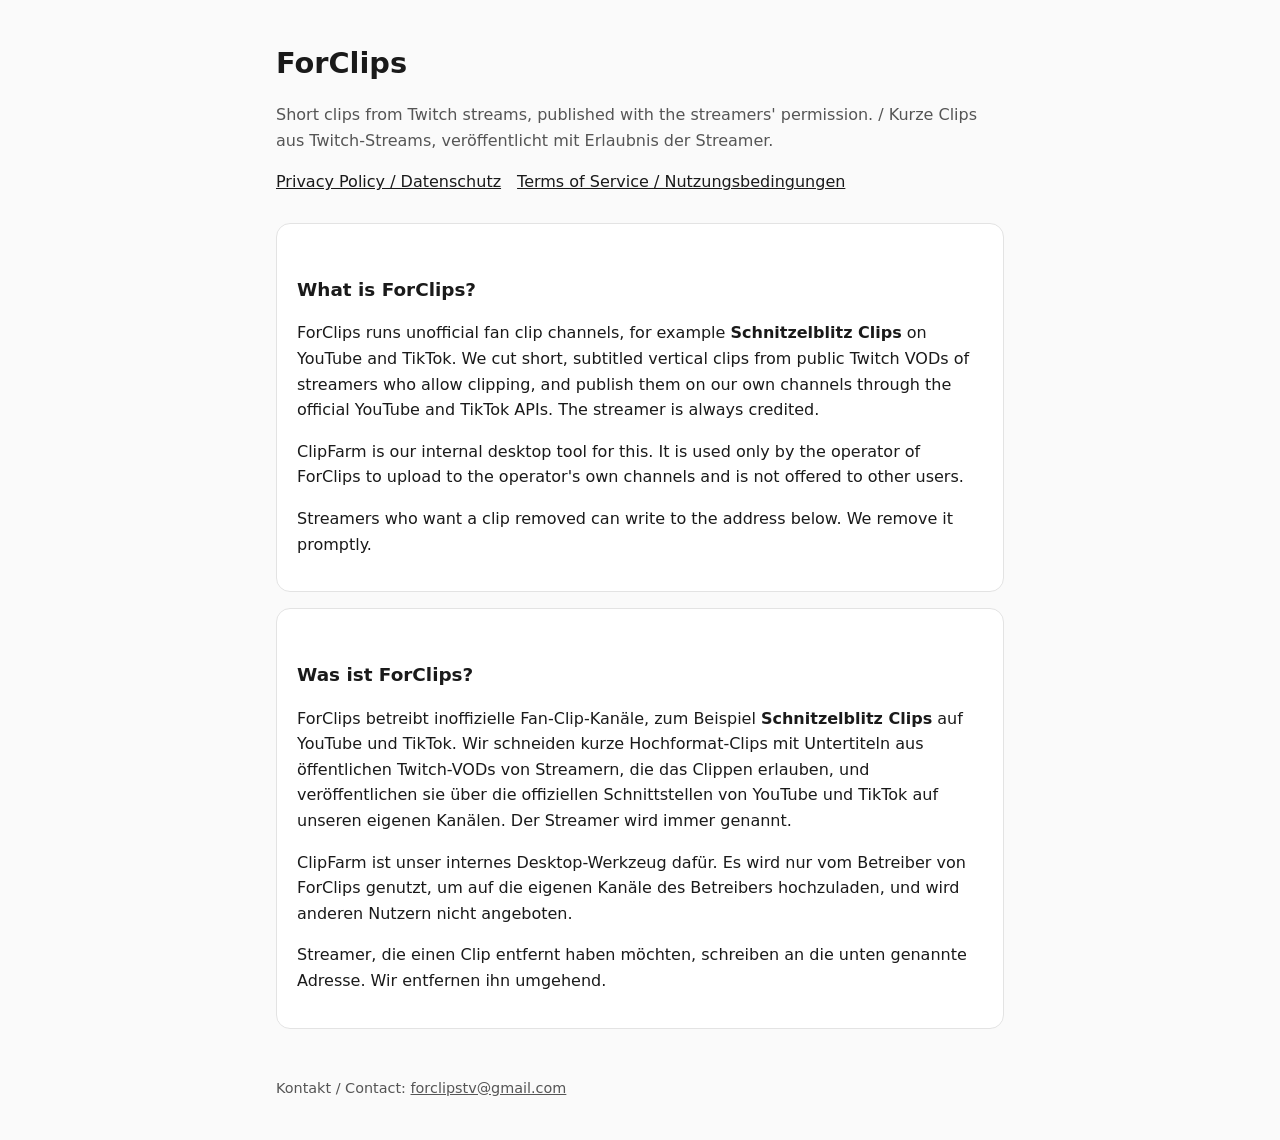
<file: index.html>
<!doctype html>
<html lang="de">
<head>
<meta charset="utf-8">
<meta name="viewport" content="width=device-width,initial-scale=1">
<title>ForClips</title>
<link rel="stylesheet" href="style.css">
<link rel="icon" href="icon.png">
</head>
<body>
<main>
<h1>ForClips</h1>
<p class="muted">Short clips from Twitch streams, published with the streamers' permission. / Kurze Clips aus Twitch-Streams, veröffentlicht mit Erlaubnis der Streamer.</p>
<nav><a href="privacy.html">Privacy Policy / Datenschutz</a><a href="terms.html">Terms of Service / Nutzungsbedingungen</a></nav>

<div class="card" lang="en">
<h2>What is ForClips?</h2>
<p>ForClips runs unofficial fan clip channels, for example <strong>Schnitzelblitz Clips</strong> on YouTube and TikTok. We cut short, subtitled vertical clips from public Twitch VODs of streamers who allow clipping, and publish them on our own channels through the official YouTube and TikTok APIs. The streamer is always credited.</p>
<p>ClipFarm is our internal desktop tool for this. It is used only by the operator of ForClips to upload to the operator's own channels and is not offered to other users.</p>
<p>Streamers who want a clip removed can write to the address below. We remove it promptly.</p>
</div>

<div class="card" lang="de">
<h2>Was ist ForClips?</h2>
<p>ForClips betreibt inoffizielle Fan-Clip-Kanäle, zum Beispiel <strong>Schnitzelblitz Clips</strong> auf YouTube und TikTok. Wir schneiden kurze Hochformat-Clips mit Untertiteln aus öffentlichen Twitch-VODs von Streamern, die das Clippen erlauben, und veröffentlichen sie über die offiziellen Schnittstellen von YouTube und TikTok auf unseren eigenen Kanälen. Der Streamer wird immer genannt.</p>
<p>ClipFarm ist unser internes Desktop-Werkzeug dafür. Es wird nur vom Betreiber von ForClips genutzt, um auf die eigenen Kanäle des Betreibers hochzuladen, und wird anderen Nutzern nicht angeboten.</p>
<p>Streamer, die einen Clip entfernt haben möchten, schreiben an die unten genannte Adresse. Wir entfernen ihn umgehend.</p>
</div>

<footer>Kontakt / Contact: <a href="mailto:forclipstv@gmail.com">forclipstv@gmail.com</a></footer>
</main>
</body>
</html>
</file>
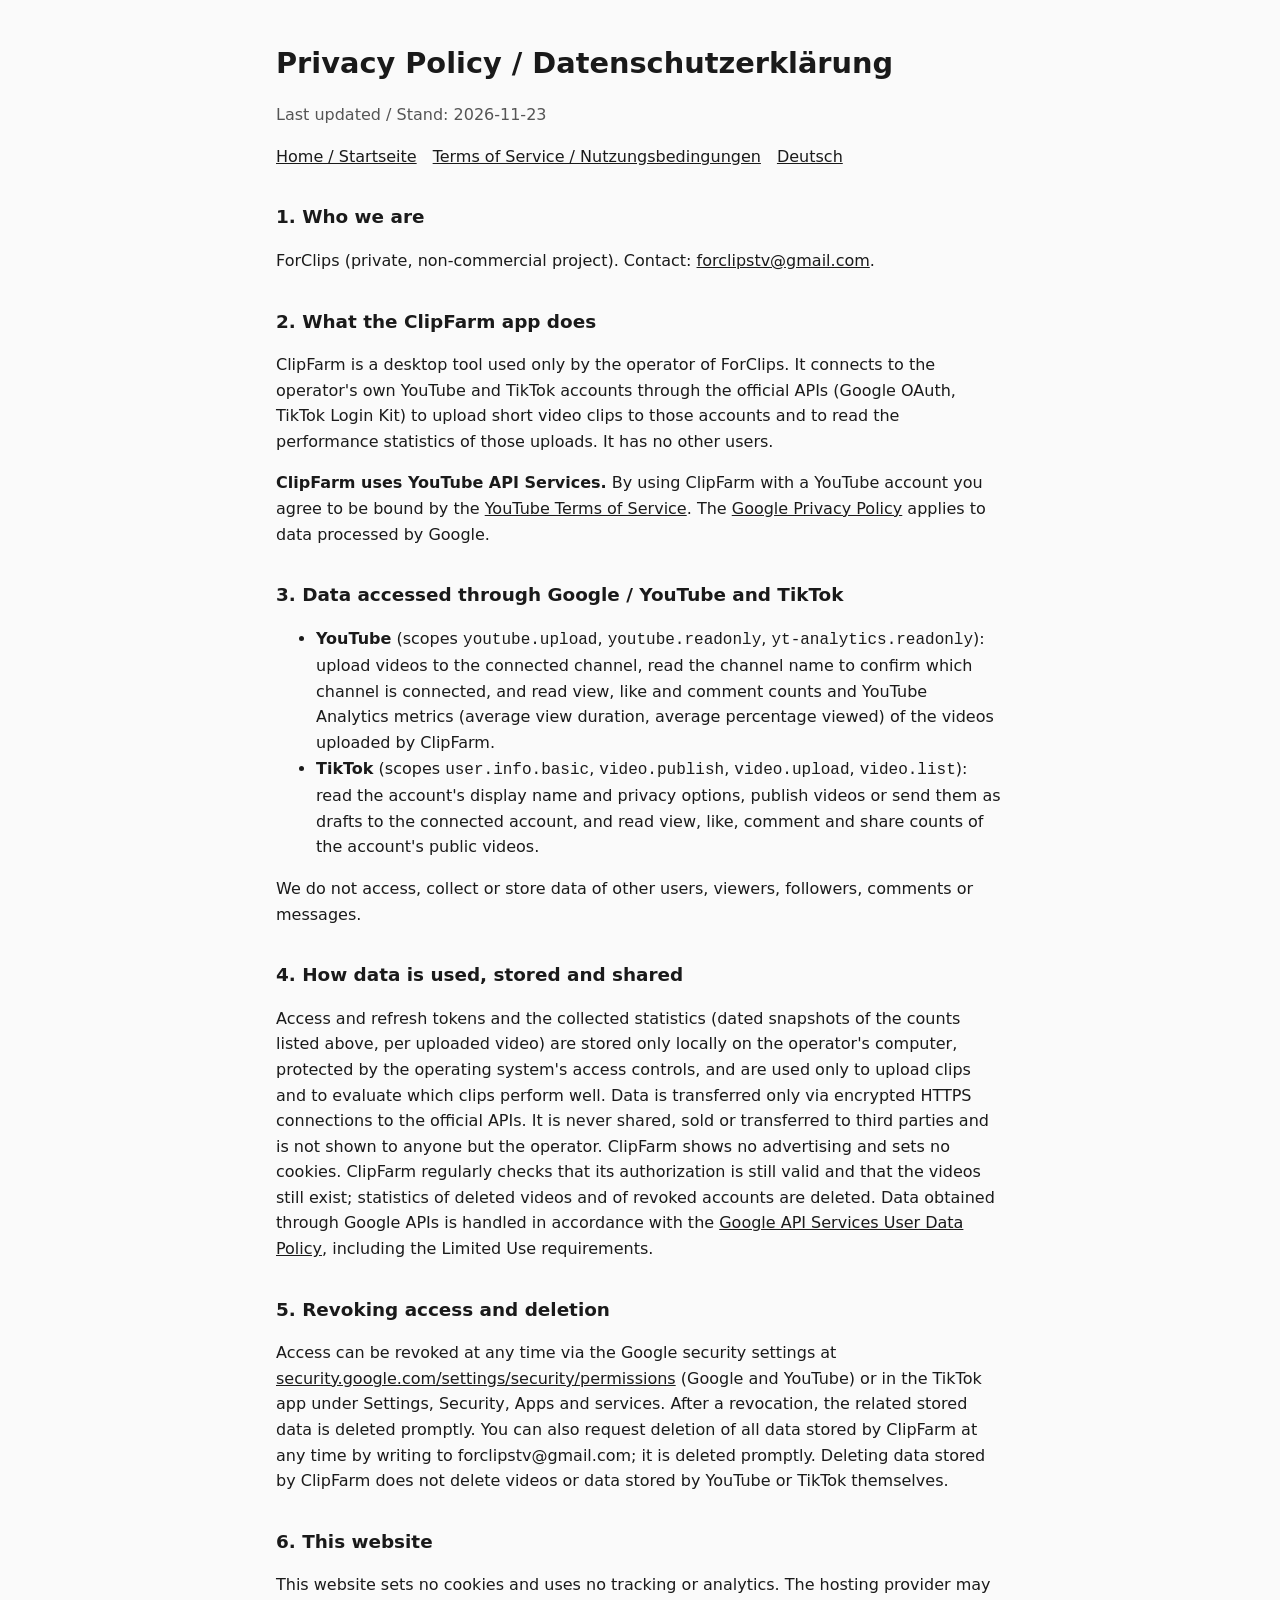
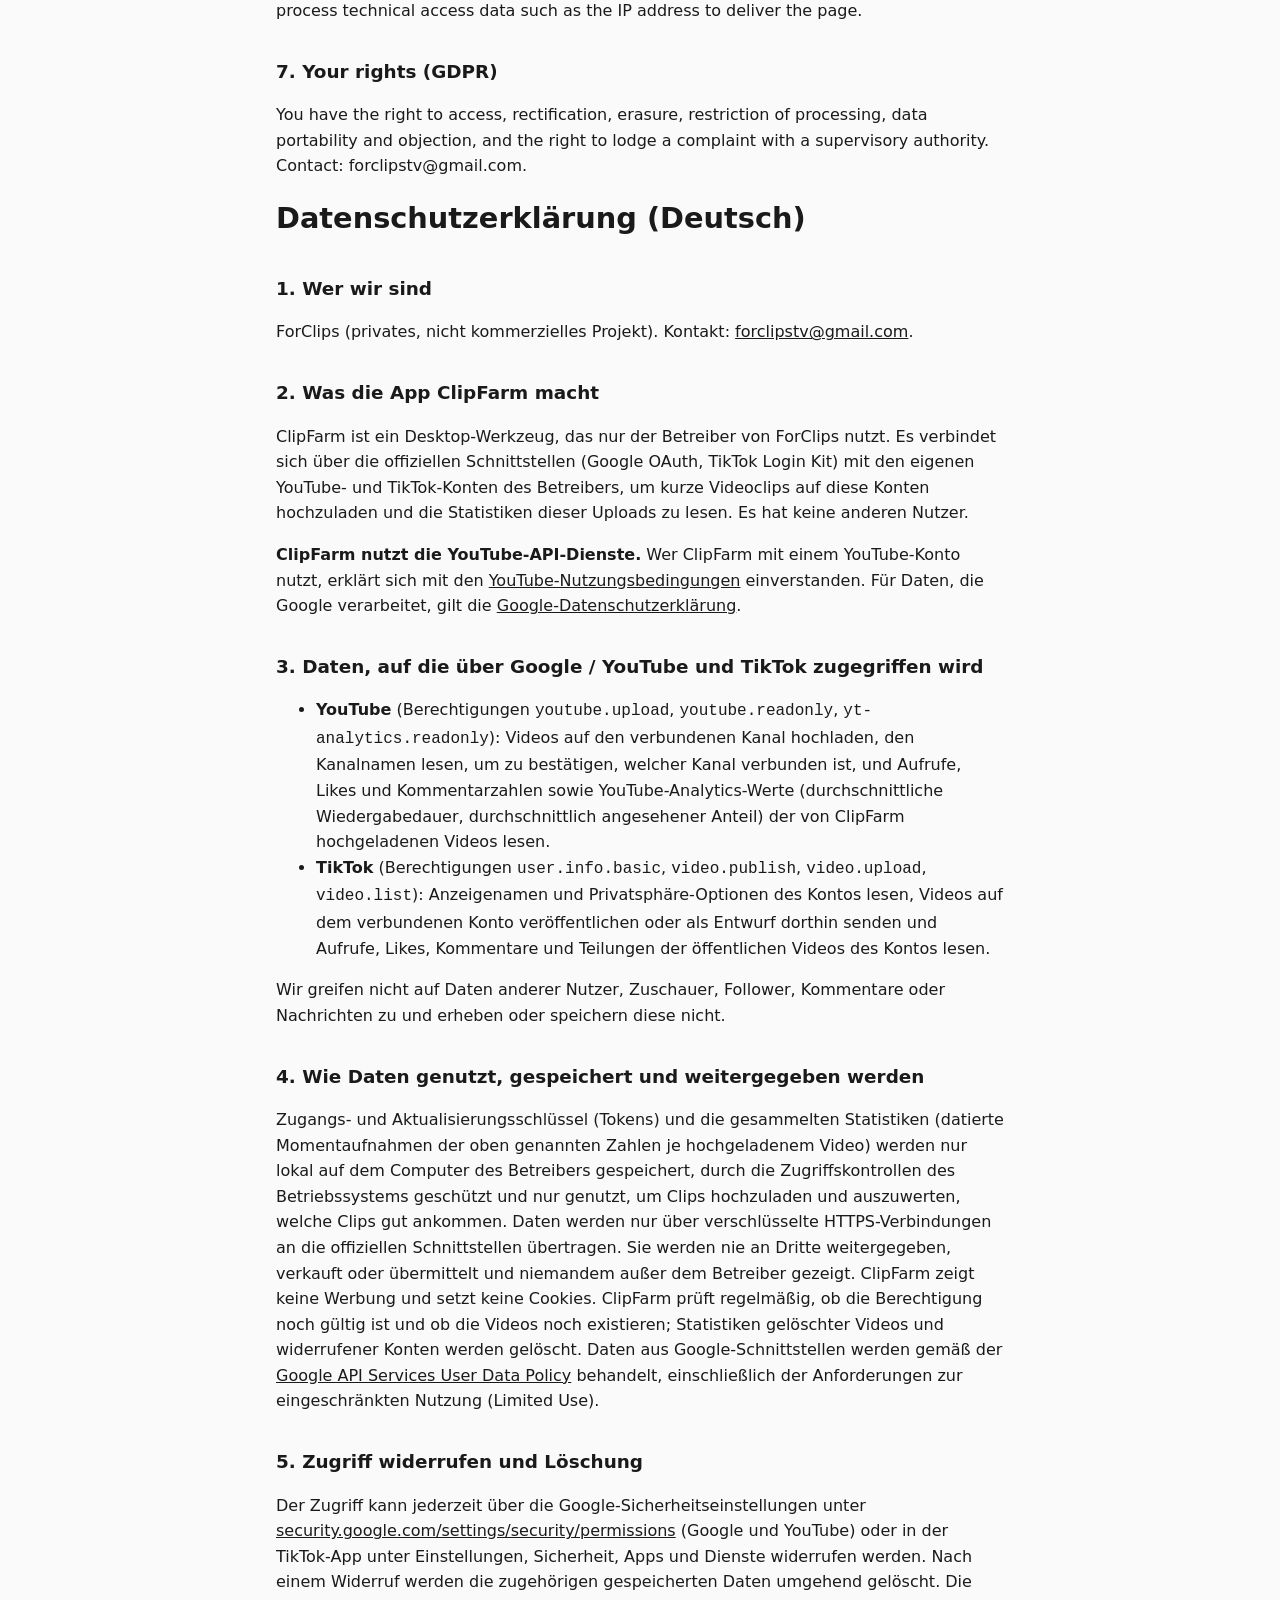
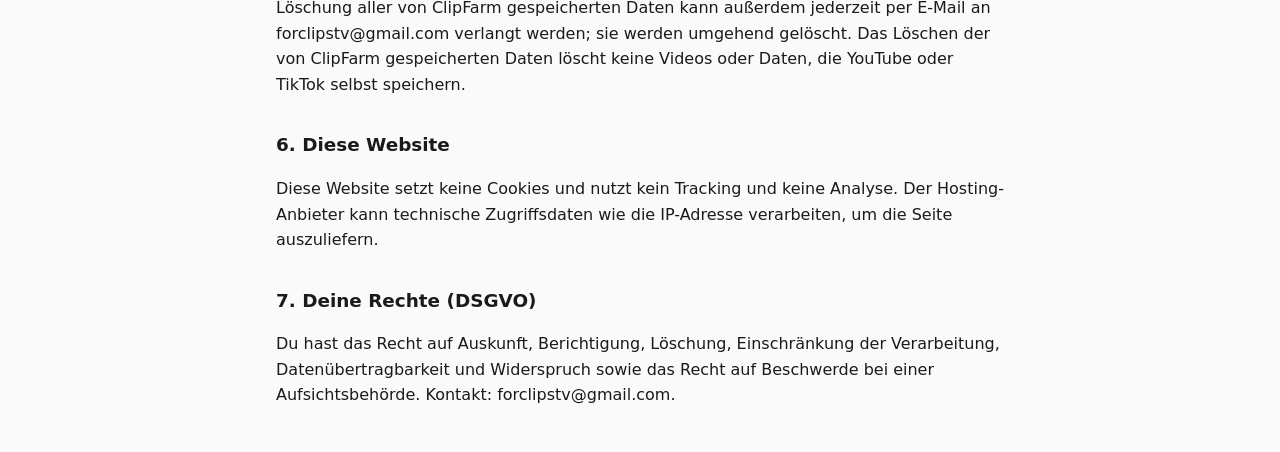
<file: privacy.html>
<!doctype html>
<html lang="de">
<head>
<meta charset="utf-8">
<meta name="viewport" content="width=device-width,initial-scale=1">
<title>Privacy Policy</title>
<link rel="stylesheet" href="style.css">
</head>
<body>
<main>
<h1>Privacy Policy / Datenschutzerklärung</h1>
<p class="muted">Last updated / Stand: 2026-11-23</p>
<nav><a href="index.html">Home / Startseite</a><a href="terms.html">Terms of Service / Nutzungsbedingungen</a><a href="#de">Deutsch</a></nav>

<section lang="en">
<h2>1. Who we are</h2>
<p>ForClips (private, non-commercial project). Contact: <a href="mailto:forclipstv@gmail.com">forclipstv@gmail.com</a>.</p>

<h2>2. What the ClipFarm app does</h2>
<p>ClipFarm is a desktop tool used only by the operator of ForClips. It connects to the operator's own YouTube and TikTok accounts through the official APIs (Google OAuth, TikTok Login Kit) to upload short video clips to those accounts and to read the performance statistics of those uploads. It has no other users.</p>
<p><strong>ClipFarm uses YouTube API Services.</strong> By using ClipFarm with a YouTube account you agree to be bound by the <a href="https://www.youtube.com/t/terms">YouTube Terms of Service</a>. The <a href="http://www.google.com/policies/privacy">Google Privacy Policy</a> applies to data processed by Google.</p>

<h2>3. Data accessed through Google / YouTube and TikTok</h2>
<ul>
<li><strong>YouTube</strong> (scopes <code>youtube.upload</code>, <code>youtube.readonly</code>, <code>yt-analytics.readonly</code>): upload videos to the connected channel, read the channel name to confirm which channel is connected, and read view, like and comment counts and YouTube Analytics metrics (average view duration, average percentage viewed) of the videos uploaded by ClipFarm.</li>
<li><strong>TikTok</strong> (scopes <code>user.info.basic</code>, <code>video.publish</code>, <code>video.upload</code>, <code>video.list</code>): read the account's display name and privacy options, publish videos or send them as drafts to the connected account, and read view, like, comment and share counts of the account's public videos.</li>
</ul>
<p>We do not access, collect or store data of other users, viewers, followers, comments or messages.</p>

<h2>4. How data is used, stored and shared</h2>
<p>Access and refresh tokens and the collected statistics (dated snapshots of the counts listed above, per uploaded video) are stored only locally on the operator's computer, protected by the operating system's access controls, and are used only to upload clips and to evaluate which clips perform well. Data is transferred only via encrypted HTTPS connections to the official APIs. It is never shared, sold or transferred to third parties and is not shown to anyone but the operator. ClipFarm shows no advertising and sets no cookies. ClipFarm regularly checks that its authorization is still valid and that the videos still exist; statistics of deleted videos and of revoked accounts are deleted. Data obtained through Google APIs is handled in accordance with the <a href="https://developers.google.com/terms/api-services-user-data-policy">Google API Services User Data Policy</a>, including the Limited Use requirements.</p>

<h2>5. Revoking access and deletion</h2>
<p>Access can be revoked at any time via the Google security settings at <a href="https://security.google.com/settings/security/permissions">security.google.com/settings/security/permissions</a> (Google and YouTube) or in the TikTok app under Settings, Security, Apps and services. After a revocation, the related stored data is deleted promptly. You can also request deletion of all data stored by ClipFarm at any time by writing to forclipstv@gmail.com; it is deleted promptly. Deleting data stored by ClipFarm does not delete videos or data stored by YouTube or TikTok themselves.</p>

<h2>6. This website</h2>
<p>This website sets no cookies and uses no tracking or analytics. The hosting provider may process technical access data such as the IP address to deliver the page.</p>

<h2>7. Your rights (GDPR)</h2>
<p>You have the right to access, rectification, erasure, restriction of processing, data portability and objection, and the right to lodge a complaint with a supervisory authority. Contact: forclipstv@gmail.com.</p>
</section>

<section lang="de" id="de">
<h1>Datenschutzerklärung (Deutsch)</h1>

<h2>1. Wer wir sind</h2>
<p>ForClips (privates, nicht kommerzielles Projekt). Kontakt: <a href="mailto:forclipstv@gmail.com">forclipstv@gmail.com</a>.</p>

<h2>2. Was die App ClipFarm macht</h2>
<p>ClipFarm ist ein Desktop-Werkzeug, das nur der Betreiber von ForClips nutzt. Es verbindet sich über die offiziellen Schnittstellen (Google OAuth, TikTok Login Kit) mit den eigenen YouTube- und TikTok-Konten des Betreibers, um kurze Videoclips auf diese Konten hochzuladen und die Statistiken dieser Uploads zu lesen. Es hat keine anderen Nutzer.</p>
<p><strong>ClipFarm nutzt die YouTube-API-Dienste.</strong> Wer ClipFarm mit einem YouTube-Konto nutzt, erklärt sich mit den <a href="https://www.youtube.com/t/terms">YouTube-Nutzungsbedingungen</a> einverstanden. Für Daten, die Google verarbeitet, gilt die <a href="http://www.google.com/policies/privacy">Google-Datenschutzerklärung</a>.</p>

<h2>3. Daten, auf die über Google / YouTube und TikTok zugegriffen wird</h2>
<ul>
<li><strong>YouTube</strong> (Berechtigungen <code>youtube.upload</code>, <code>youtube.readonly</code>, <code>yt-analytics.readonly</code>): Videos auf den verbundenen Kanal hochladen, den Kanalnamen lesen, um zu bestätigen, welcher Kanal verbunden ist, und Aufrufe, Likes und Kommentarzahlen sowie YouTube-Analytics-Werte (durchschnittliche Wiedergabedauer, durchschnittlich angesehener Anteil) der von ClipFarm hochgeladenen Videos lesen.</li>
<li><strong>TikTok</strong> (Berechtigungen <code>user.info.basic</code>, <code>video.publish</code>, <code>video.upload</code>, <code>video.list</code>): Anzeigenamen und Privatsphäre-Optionen des Kontos lesen, Videos auf dem verbundenen Konto veröffentlichen oder als Entwurf dorthin senden und Aufrufe, Likes, Kommentare und Teilungen der öffentlichen Videos des Kontos lesen.</li>
</ul>
<p>Wir greifen nicht auf Daten anderer Nutzer, Zuschauer, Follower, Kommentare oder Nachrichten zu und erheben oder speichern diese nicht.</p>

<h2>4. Wie Daten genutzt, gespeichert und weitergegeben werden</h2>
<p>Zugangs- und Aktualisierungsschlüssel (Tokens) und die gesammelten Statistiken (datierte Momentaufnahmen der oben genannten Zahlen je hochgeladenem Video) werden nur lokal auf dem Computer des Betreibers gespeichert, durch die Zugriffskontrollen des Betriebssystems geschützt und nur genutzt, um Clips hochzuladen und auszuwerten, welche Clips gut ankommen. Daten werden nur über verschlüsselte HTTPS-Verbindungen an die offiziellen Schnittstellen übertragen. Sie werden nie an Dritte weitergegeben, verkauft oder übermittelt und niemandem außer dem Betreiber gezeigt. ClipFarm zeigt keine Werbung und setzt keine Cookies. ClipFarm prüft regelmäßig, ob die Berechtigung noch gültig ist und ob die Videos noch existieren; Statistiken gelöschter Videos und widerrufener Konten werden gelöscht. Daten aus Google-Schnittstellen werden gemäß der <a href="https://developers.google.com/terms/api-services-user-data-policy">Google API Services User Data Policy</a> behandelt, einschließlich der Anforderungen zur eingeschränkten Nutzung (Limited Use).</p>

<h2>5. Zugriff widerrufen und Löschung</h2>
<p>Der Zugriff kann jederzeit über die Google-Sicherheitseinstellungen unter <a href="https://security.google.com/settings/security/permissions">security.google.com/settings/security/permissions</a> (Google und YouTube) oder in der TikTok-App unter Einstellungen, Sicherheit, Apps und Dienste widerrufen werden. Nach einem Widerruf werden die zugehörigen gespeicherten Daten umgehend gelöscht. Die Löschung aller von ClipFarm gespeicherten Daten kann außerdem jederzeit per E-Mail an forclipstv@gmail.com verlangt werden; sie werden umgehend gelöscht. Das Löschen der von ClipFarm gespeicherten Daten löscht keine Videos oder Daten, die YouTube oder TikTok selbst speichern.</p>

<h2>6. Diese Website</h2>
<p>Diese Website setzt keine Cookies und nutzt kein Tracking und keine Analyse. Der Hosting-Anbieter kann technische Zugriffsdaten wie die IP-Adresse verarbeiten, um die Seite auszuliefern.</p>

<h2>7. Deine Rechte (DSGVO)</h2>
<p>Du hast das Recht auf Auskunft, Berichtigung, Löschung, Einschränkung der Verarbeitung, Datenübertragbarkeit und Widerspruch sowie das Recht auf Beschwerde bei einer Aufsichtsbehörde. Kontakt: forclipstv@gmail.com.</p>
</section>
</main>
</body>
</html>
</file>
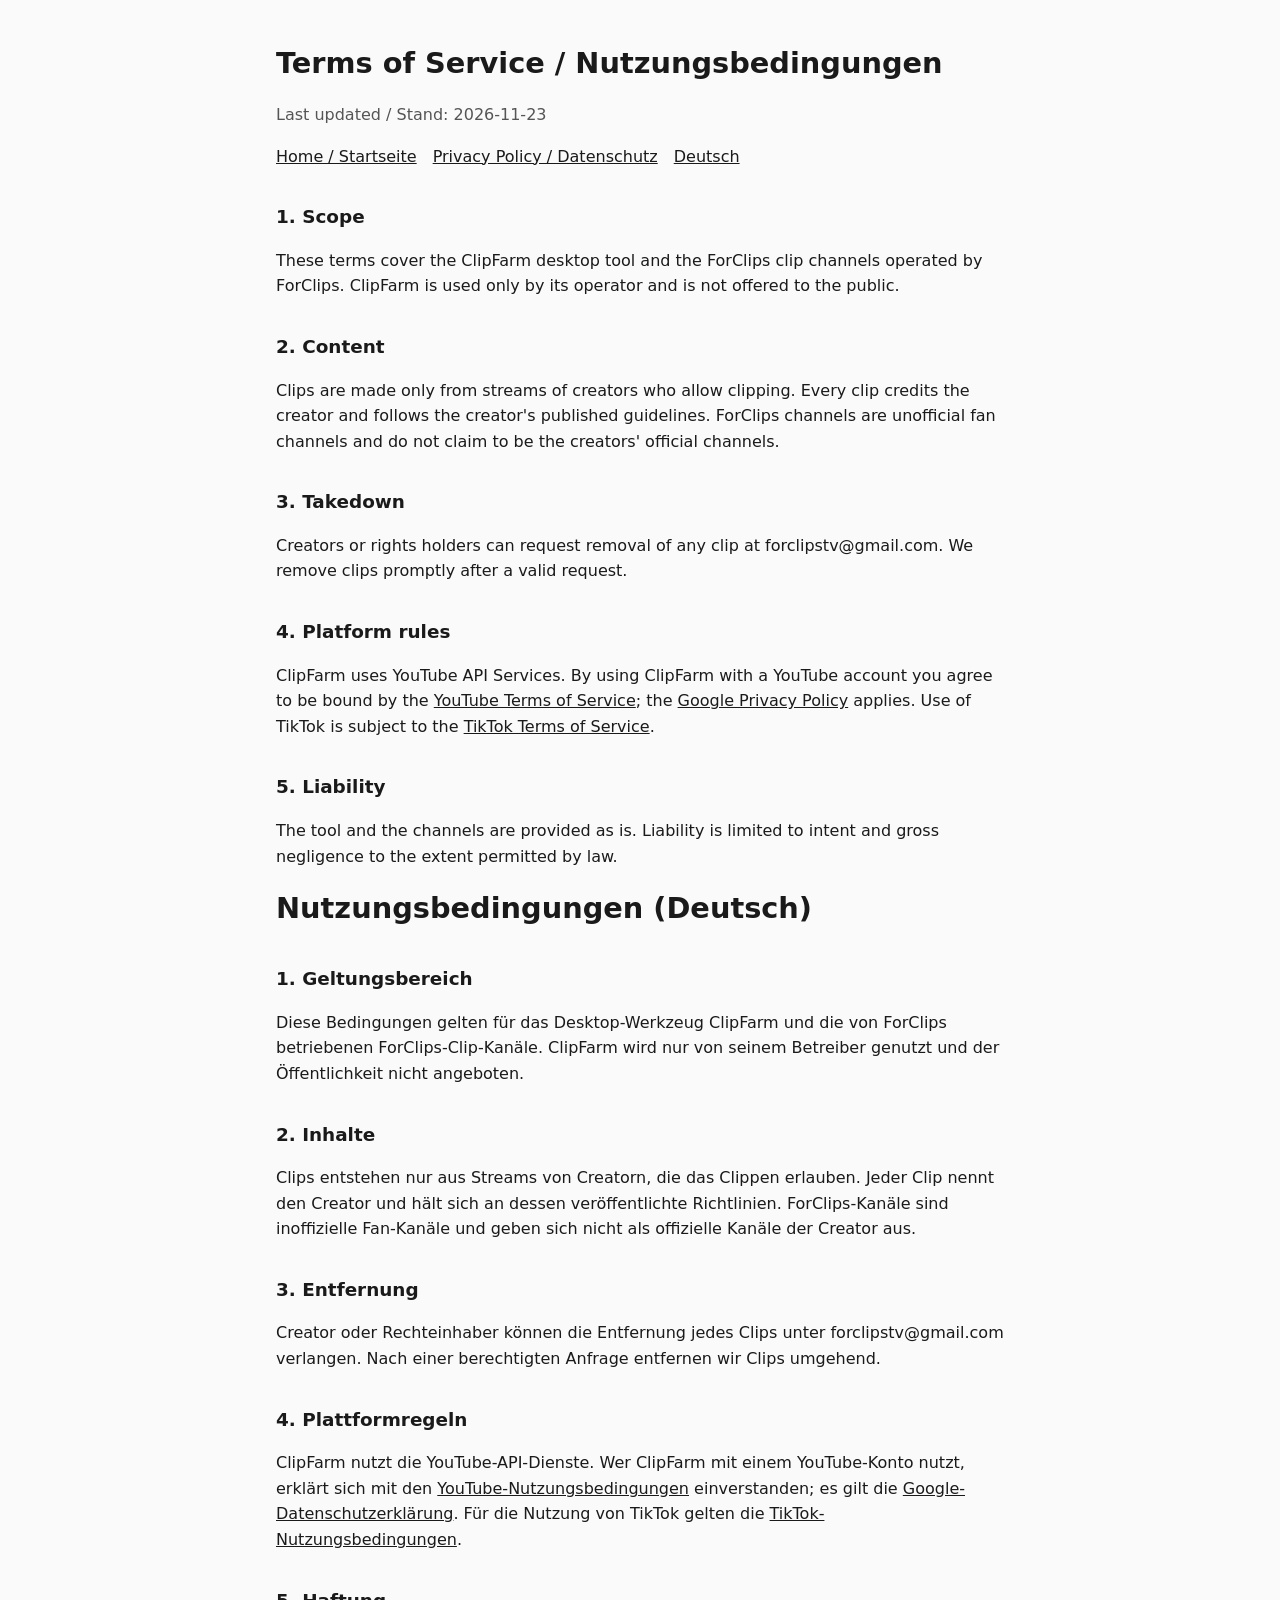
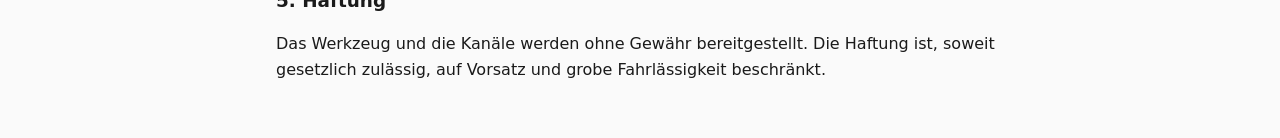
<file: terms.html>
<!doctype html>
<html lang="de">
<head>
<meta charset="utf-8">
<meta name="viewport" content="width=device-width,initial-scale=1">
<title>Terms of Service</title>
<link rel="stylesheet" href="style.css">
</head>
<body>
<main>
<h1>Terms of Service / Nutzungsbedingungen</h1>
<p class="muted">Last updated / Stand: 2026-11-23</p>
<nav><a href="index.html">Home / Startseite</a><a href="privacy.html">Privacy Policy / Datenschutz</a><a href="#de">Deutsch</a></nav>

<section lang="en">
<h2>1. Scope</h2>
<p>These terms cover the ClipFarm desktop tool and the ForClips clip channels operated by ForClips. ClipFarm is used only by its operator and is not offered to the public.</p>

<h2>2. Content</h2>
<p>Clips are made only from streams of creators who allow clipping. Every clip credits the creator and follows the creator's published guidelines. ForClips channels are unofficial fan channels and do not claim to be the creators' official channels.</p>

<h2>3. Takedown</h2>
<p>Creators or rights holders can request removal of any clip at forclipstv@gmail.com. We remove clips promptly after a valid request.</p>

<h2>4. Platform rules</h2>
<p>ClipFarm uses YouTube API Services. By using ClipFarm with a YouTube account you agree to be bound by the <a href="https://www.youtube.com/t/terms">YouTube Terms of Service</a>; the <a href="http://www.google.com/policies/privacy">Google Privacy Policy</a> applies. Use of TikTok is subject to the <a href="https://www.tiktok.com/legal/terms-of-service">TikTok Terms of Service</a>.</p>

<h2>5. Liability</h2>
<p>The tool and the channels are provided as is. Liability is limited to intent and gross negligence to the extent permitted by law.</p>
</section>

<section lang="de" id="de">
<h1>Nutzungsbedingungen (Deutsch)</h1>

<h2>1. Geltungsbereich</h2>
<p>Diese Bedingungen gelten für das Desktop-Werkzeug ClipFarm und die von ForClips betriebenen ForClips-Clip-Kanäle. ClipFarm wird nur von seinem Betreiber genutzt und der Öffentlichkeit nicht angeboten.</p>

<h2>2. Inhalte</h2>
<p>Clips entstehen nur aus Streams von Creatorn, die das Clippen erlauben. Jeder Clip nennt den Creator und hält sich an dessen veröffentlichte Richtlinien. ForClips-Kanäle sind inoffizielle Fan-Kanäle und geben sich nicht als offizielle Kanäle der Creator aus.</p>

<h2>3. Entfernung</h2>
<p>Creator oder Rechteinhaber können die Entfernung jedes Clips unter forclipstv@gmail.com verlangen. Nach einer berechtigten Anfrage entfernen wir Clips umgehend.</p>

<h2>4. Plattformregeln</h2>
<p>ClipFarm nutzt die YouTube-API-Dienste. Wer ClipFarm mit einem YouTube-Konto nutzt, erklärt sich mit den <a href="https://www.youtube.com/t/terms">YouTube-Nutzungsbedingungen</a> einverstanden; es gilt die <a href="http://www.google.com/policies/privacy">Google-Datenschutzerklärung</a>. Für die Nutzung von TikTok gelten die <a href="https://www.tiktok.com/legal/terms-of-service">TikTok-Nutzungsbedingungen</a>.</p>

<h2>5. Haftung</h2>
<p>Das Werkzeug und die Kanäle werden ohne Gewähr bereitgestellt. Die Haftung ist, soweit gesetzlich zulässig, auf Vorsatz und grobe Fahrlässigkeit beschränkt.</p>
</section>
</main>
</body>
</html>
</file>
<file: style.css>
:root{--bg:#fafafa;--fg:#1a1a1a;--muted:#555;--card:#fff;--line:#e3e3e3}
@media (prefers-color-scheme:dark){:root{--bg:#141414;--fg:#eee;--muted:#aaa;--card:#1e1e1e;--line:#333}}
*{box-sizing:border-box}
body{margin:0;background:var(--bg);color:var(--fg);font:16px/1.6 system-ui,-apple-system,"Segoe UI",Roboto,sans-serif}
main{max-width:760px;margin:0 auto;padding:40px 16px}
h1{font-size:1.8rem;margin:0 0 .3em}
h2{font-size:1.15rem;margin:1.8em 0 .4em}
.muted{color:var(--muted)}
nav{display:flex;gap:16px;flex-wrap:wrap;margin:8px 0 28px}
a{color:inherit}
.card{background:var(--card);border:1px solid var(--line);border-radius:14px;padding:18px 20px;margin:16px 0}
footer{margin-top:48px;font-size:.9rem;color:var(--muted)}
</file>
